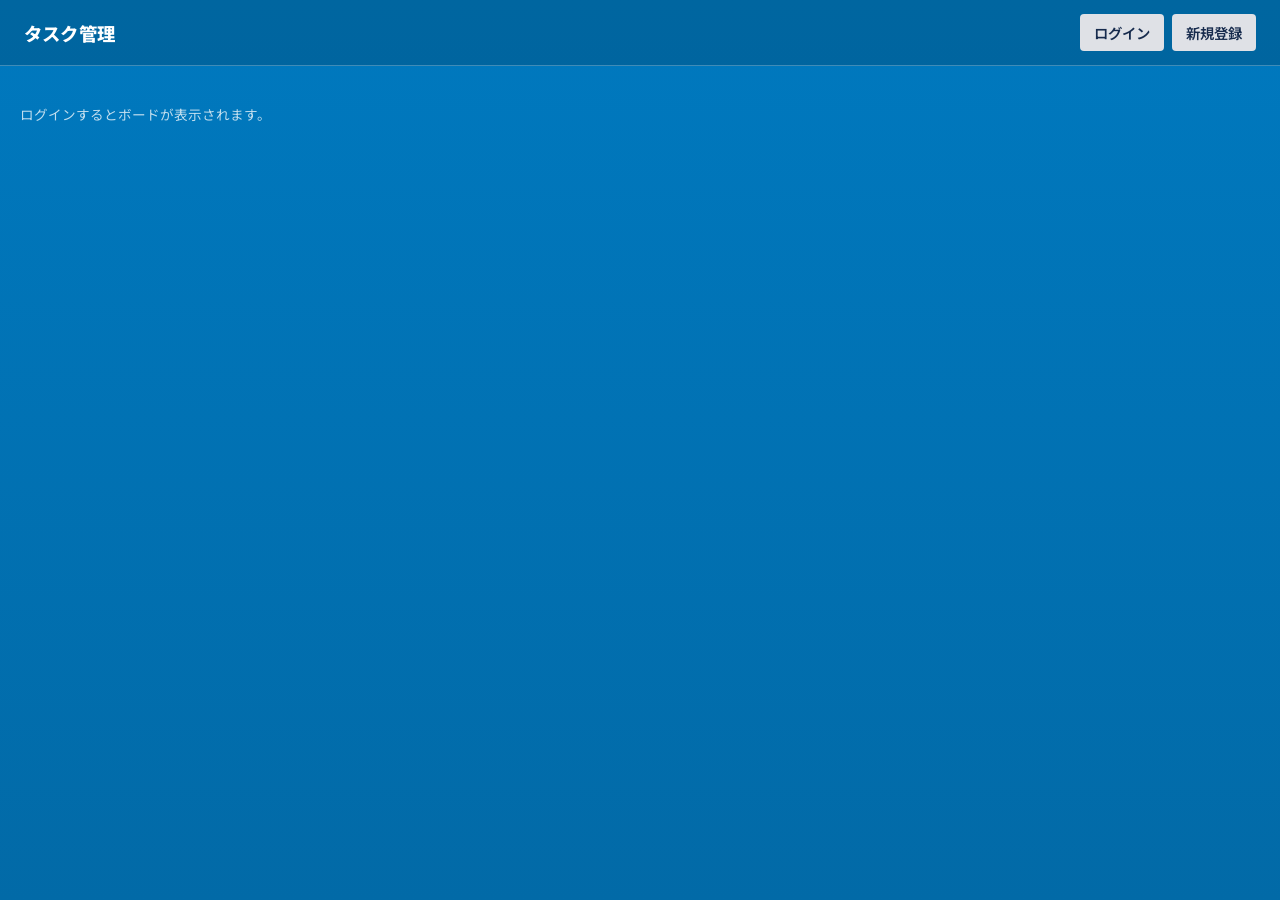
<file: index.html>
<!DOCTYPE html>
<html lang="ja">
<head>
<meta charset="UTF-8">
<meta name="viewport" content="width=device-width, initial-scale=1.0">
<title>タスク管理</title>
<link rel="preconnect" href="https://fonts.googleapis.com">
<link rel="stylesheet" href="https://fonts.googleapis.com/css2?family=Noto+Sans+JP:wght@400;500;700;800&display=swap">
<link rel="stylesheet" href="style.css">
</head>
<body>
  <header class="app-header">
    <div class="header-title">
      <h1>タスク管理</h1>
      <div id="boardSwitcher" class="board-switcher">
        <select id="boardSelect" aria-label="ボードを選択"></select>
        <button type="button" id="addBoardBtn" class="icon-btn" title="ボードを追加" aria-label="ボードを追加">+</button>
        <button type="button" id="renameBoardBtn" class="icon-btn" title="ボード名を変更" aria-label="ボード名を変更">✎</button>
        <button type="button" id="deleteBoardBtn" class="icon-btn" title="ボードを削除" aria-label="ボードを削除">×</button>
      </div>
    </div>
    <div id="authStatus" class="auth-status"></div>
    <div id="headerActions" class="header-actions">
      <input type="search" id="searchInput" class="search-input" placeholder="🔍 検索 ( / )" aria-label="タスクを検索">
      <select id="filterCategory" aria-label="カテゴリで絞り込み">
        <option value="">全カテゴリ</option>
      </select>
      <select id="filterPriority" aria-label="優先度で絞り込み">
        <option value="">全優先度</option>
        <option value="high">高</option>
        <option value="mid">中</option>
        <option value="low">低</option>
      </select>
      <select id="sortSelect" aria-label="並び替え">
        <option value="manual">並び替え: 手動</option>
        <option value="due">並び替え: 期限順</option>
        <option value="priority">並び替え: 優先度順</option>
      </select>
      <button type="button" id="selectionModeBtn" class="btn-secondary" aria-pressed="false" title="タスクを複数選択してまとめて削除します">☑ 選択</button>
      <!-- 使用頻度の低い設定・データ操作はメニューにまとめ、ヘッダーのボタン数を減らす -->
      <details id="moreMenu" class="menu">
        <summary class="btn-secondary">⚙ 設定・データ</summary>
        <div class="menu-panel">
          <button type="button" id="themeToggleBtn" class="btn-secondary"></button>
          <button type="button" id="notifyToggleBtn" class="btn-secondary"></button>
          <button type="button" id="exportBtn" class="btn-secondary">⬇ エクスポート</button>
          <button type="button" id="importBtn" class="btn-secondary">⬆ インポート</button>
          <p class="menu-hint">ショートカット: <kbd>N</kbd> タスク追加 / <kbd>/</kbd> 検索 / <kbd>Esc</kbd> 閉じる</p>
        </div>
      </details>
      <input type="file" id="importFile" accept="application/json,.json" class="hidden">
      <button type="button" id="addTaskBtn" class="btn-primary" title="タスクを追加 (N)">+ タスク追加</button>
    </div>
  </header>

  <div id="apiErrorBanner" class="api-error-banner hidden" role="alert">
    <span id="apiErrorMessage"></span>
    <button type="button" id="apiErrorDismiss" class="icon-btn" aria-label="閉じる">×</button>
  </div>

  <div id="selectionBar" class="selection-bar hidden" role="region" aria-label="タスクの一括操作">
    <span id="selectionCount" class="selection-count" aria-live="polite"></span>
    <div class="selection-actions">
      <button type="button" id="selectAllVisibleBtn" class="btn-secondary">表示中をすべて選択</button>
      <button type="button" id="selectCompletedBtn" class="btn-secondary">完了済みを選択</button>
      <button type="button" id="clearSelectionBtn" class="btn-secondary">選択解除</button>
      <button type="button" id="bulkDeleteBtn" class="btn-danger">選択したタスクを削除</button>
      <button type="button" id="exitSelectionBtn" class="btn-secondary">終了</button>
    </div>
  </div>

  <div id="filterBar" class="filter-bar hidden" role="status">
    <span id="filterSummary"></span>
    <button type="button" id="clearFiltersBtn" class="btn-secondary">条件をクリア</button>
  </div>

  <main class="board" id="board"></main>

  <div id="modalOverlay" class="modal-overlay hidden">
    <div class="modal">
      <h2 id="modalTitle">タスク追加</h2>
      <form id="taskForm">
        <input type="hidden" id="taskId">
        <div id="taskCreatedAt" class="task-created hidden"></div>
        <label>タイトル<span class="required">*</span>
          <input type="text" id="taskTitle" required maxlength="100">
        </label>
        <label class="task-complete-toggle">
          <input type="checkbox" id="taskCompleted">
          このタスクを完了にする
        </label>
        <label>詳細
          <textarea id="taskDesc" rows="3" maxlength="500"></textarea>
        </label>
        <label>ステータス
          <select id="taskStatus"></select>
        </label>
        <div class="form-row">
          <label>期限
            <input type="date" id="taskDue">
          </label>
          <label>優先度
            <select id="taskPriority">
              <option value="high">高</option>
              <option value="mid" selected>中</option>
              <option value="low">低</option>
            </select>
          </label>
        </div>
        <label>カテゴリ/タグ<span class="hint">(カンマ区切り)</span>
          <input type="text" id="taskCategory" placeholder="例: 仕事, 買い物">
        </label>
        <div class="checklist-section">
          <div class="checklist-header">
            <span>チェックリスト</span>
            <span class="checklist-progress" id="checklistProgress"></span>
          </div>
          <ul class="checklist-items" id="checklistItems"></ul>
          <div class="checklist-add">
            <input type="text" id="checklistNewItem" placeholder="項目を追加" maxlength="200">
            <button type="button" id="checklistAddBtn" class="btn-secondary">追加</button>
          </div>
        </div>
        <div class="modal-actions">
          <button type="button" id="deleteTaskBtn" class="btn-danger hidden">削除</button>
          <div class="modal-actions-right">
            <button type="button" id="cancelBtn" class="btn-secondary">キャンセル</button>
            <button type="submit" class="btn-primary">保存</button>
          </div>
        </div>
      </form>
    </div>
  </div>

  <div id="authModalOverlay" class="modal-overlay hidden">
    <div class="modal">
      <h2>ログイン</h2>
      <form id="authForm">
        <label>メールアドレス
          <input type="email" id="authEmail" required maxlength="255" autocomplete="username">
        </label>
        <label>パスワード
          <div class="password-field">
            <input type="password" id="authPassword" required maxlength="72" autocomplete="current-password">
            <button type="button" class="password-toggle" data-target="authPassword" aria-label="パスワードを表示">👁</button>
          </div>
        </label>
        <label>パスワード(確認)
          <div class="password-field">
            <input type="password" id="authPasswordConfirm" maxlength="72" autocomplete="current-password">
            <button type="button" class="password-toggle" data-target="authPasswordConfirm" aria-label="パスワードを表示">👁</button>
          </div>
        </label>
        <div id="authError" class="auth-error hidden"></div>
        <div class="modal-actions">
          <div class="modal-actions-right">
            <button type="button" id="authCancelBtn" class="btn-secondary">キャンセル</button>
            <button type="submit" class="btn-primary">ログイン</button>
          </div>
        </div>
      </form>
    </div>
  </div>

  <div id="registerModalOverlay" class="modal-overlay hidden">
    <div class="modal">
      <h2>新規登録</h2>
      <form id="registerForm">
        <label>メールアドレス
          <input type="email" id="registerEmail" required maxlength="255" autocomplete="username">
        </label>
        <label>パスワード<span class="hint">(8文字以上)</span>
          <div class="password-field">
            <input type="password" id="registerPassword" required minlength="8" maxlength="72" autocomplete="new-password">
            <button type="button" class="password-toggle" data-target="registerPassword" aria-label="パスワードを表示">👁</button>
          </div>
        </label>
        <label>パスワード(確認)
          <div class="password-field">
            <input type="password" id="registerPasswordConfirm" maxlength="72" autocomplete="new-password">
            <button type="button" class="password-toggle" data-target="registerPasswordConfirm" aria-label="パスワードを表示">👁</button>
          </div>
        </label>
        <div id="registerError" class="auth-error hidden"></div>
        <div class="modal-actions">
          <div class="modal-actions-right">
            <button type="button" id="registerCancelBtn" class="btn-secondary">キャンセル</button>
            <button type="submit" class="btn-primary">登録</button>
          </div>
        </div>
      </form>
    </div>
  </div>

  <div id="accountModalOverlay" class="modal-overlay hidden">
    <div class="modal">
      <h2>アカウント設定</h2>
      <form id="accountForm">
        <label>メールアドレス
          <input type="email" id="accountEmail" required maxlength="255" autocomplete="username">
        </label>
        <label>新しいパスワード<span class="hint">(変更する場合のみ)</span>
          <div class="password-field">
            <input type="password" id="accountNewPassword" maxlength="72" autocomplete="new-password">
            <button type="button" class="password-toggle" data-target="accountNewPassword" aria-label="パスワードを表示">👁</button>
          </div>
        </label>
        <label>現在のパスワード<span class="required">*</span>
          <div class="password-field">
            <input type="password" id="accountCurrentPassword" required maxlength="72" autocomplete="current-password">
            <button type="button" class="password-toggle" data-target="accountCurrentPassword" aria-label="パスワードを表示">👁</button>
          </div>
        </label>
        <div id="accountError" class="auth-error hidden"></div>
        <div class="modal-actions">
          <div class="modal-actions-right">
            <button type="button" id="accountCancelBtn" class="btn-secondary">キャンセル</button>
            <button type="submit" class="btn-primary">保存</button>
          </div>
        </div>
      </form>
    </div>
  </div>

  <script src="app.js"></script>
</body>
</html>
</file>
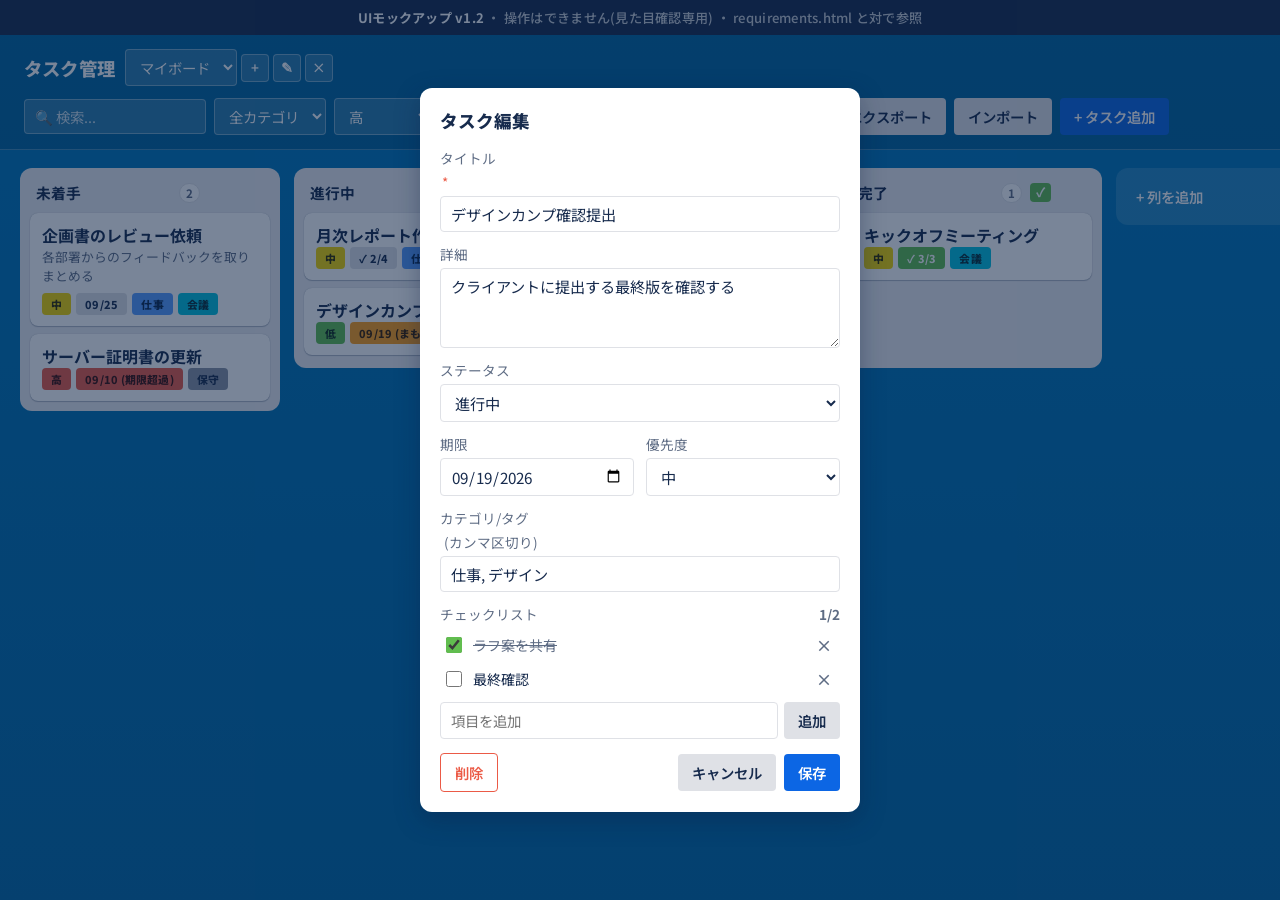
<file: mockup.html>
<!DOCTYPE html>
<html lang="ja">
<head>
<meta charset="UTF-8">
<meta name="viewport" content="width=device-width, initial-scale=1.0">
<title>タスク管理 UIモックアップ</title>
<link rel="preconnect" href="https://fonts.googleapis.com">
<link rel="stylesheet" href="https://fonts.googleapis.com/css2?family=Noto+Sans+JP:wght@400;500;700;800&display=swap">
<link rel="stylesheet" href="style.css">
<style>
  .mockup-banner {
    background: #172b4d;
    color: #fff;
    font-size: 0.82rem;
    font-weight: 700;
    text-align: center;
    padding: 8px 16px;
    letter-spacing: 0.02em;
  }
  .mockup-banner span { opacity: 0.75; font-weight: 500; }
</style>
</head>
<body>
  <div class="mockup-banner">UIモックアップ v1.2 <span>・ 操作はできません(見た目確認専用) ・ requirements.html と対で参照</span></div>

  <header class="app-header">
    <div class="header-title">
      <h1>タスク管理</h1>
      <div class="board-switcher">
        <select aria-label="ボードを選択">
          <option selected>マイボード</option>
          <option>仕事ボード</option>
        </select>
        <button type="button" class="icon-btn" title="ボードを追加" aria-label="ボードを追加">+</button>
        <button type="button" class="icon-btn" title="ボード名を変更" aria-label="ボード名を変更">✎</button>
        <button type="button" class="icon-btn" title="ボードを削除" aria-label="ボードを削除">×</button>
      </div>
    </div>
    <div class="header-actions">
      <input type="search" class="search-input" placeholder="🔍 検索..." aria-label="タスクを検索">
      <select>
        <option selected>全カテゴリ</option>
        <option>仕事</option>
        <option>会議</option>
        <option>資料</option>
        <option>デザイン</option>
        <option>保守</option>
      </select>
      <select>
        <option>全優先度</option>
        <option selected>高</option>
        <option>中</option>
        <option>低</option>
      </select>
      <select aria-label="並び替え">
        <option>並び替え: 手動</option>
        <option selected>並び替え: 期限順</option>
        <option>並び替え: 優先度順</option>
      </select>
      <button type="button" class="btn-secondary">🖥️ 自動</button>
      <button type="button" class="btn-secondary">🔕 期限通知OFF</button>
      <button class="btn-secondary">エクスポート</button>
      <button class="btn-secondary">インポート</button>
      <button class="btn-primary">+ タスク追加</button>
    </div>
  </header>

  <main class="board">

    <section class="column">
      <h2><span class="column-name">未着手</span><span class="count">2</span><button type="button" class="column-done-toggle" aria-pressed="false" title="この列を完了扱いにする(期限超過の表示を消す)">✓</button><button type="button" class="column-delete" aria-label="列を削除">×</button></h2>
      <div class="card-list">
        <div class="task-card">
          <div class="task-card-title">企画書のレビュー依頼</div>
          <div class="task-card-desc">各部署からのフィードバックを取りまとめる</div>
          <div class="task-meta">
            <span class="badge mid">中</span>
            <span class="badge due">09/25</span>
            <span class="tag azure">仕事</span>
            <span class="tag sky">会議</span>
          </div>
        </div>
        <div class="task-card">
          <div class="task-card-title">サーバー証明書の更新</div>
          <div class="task-meta">
            <span class="badge high">高</span>
            <span class="badge due overdue">09/10 (期限超過)</span>
            <span class="tag slate">保守</span>
          </div>
        </div>
      </div>
    </section>

    <section class="column">
      <h2><span class="column-name">進行中</span><span class="count">2</span><button type="button" class="column-done-toggle" aria-pressed="false" title="この列を完了扱いにする(期限超過の表示を消す)">✓</button><button type="button" class="column-delete" aria-label="列を削除">×</button></h2>
      <div class="card-list">
        <div class="task-card">
          <div class="task-card-title">月次レポート作成</div>
          <div class="task-meta">
            <span class="badge mid">中</span>
            <span class="badge checklist">✓ 2/4</span>
            <span class="tag azure">仕事</span>
            <span class="tag purple">資料</span>
          </div>
        </div>
        <div class="task-card">
          <div class="task-card-title">デザインカンプ確認</div>
          <div class="task-meta">
            <span class="badge low">低</span>
            <span class="badge due due-soon">09/19 (まもなく)</span>
            <span class="tag pink">デザイン</span>
          </div>
        </div>
      </div>
    </section>

    <section class="column">
      <h2><span class="column-name">レビュー中</span><span class="count">0</span><button type="button" class="column-done-toggle" aria-pressed="false" title="この列を完了扱いにする(期限超過の表示を消す)">✓</button><button type="button" class="column-delete" aria-label="列を削除">×</button></h2>
      <div class="card-list">
        <div class="empty-hint">タスクはありません</div>
      </div>
    </section>

    <section class="column">
      <h2><span class="column-name">完了</span><span class="count">1</span><button type="button" class="column-done-toggle active" aria-pressed="true" title="この列は完了扱いです(クリックで解除)">✓</button><button type="button" class="column-delete" aria-label="列を削除">×</button></h2>
      <div class="card-list">
        <div class="task-card">
          <div class="task-card-title">キックオフミーティング</div>
          <div class="task-meta">
            <span class="badge mid">中</span>
            <span class="badge checklist complete">✓ 3/3</span>
            <span class="tag sky">会議</span>
          </div>
        </div>
      </div>
    </section>

    <section class="column add-column">
      <button type="button" class="add-column-btn">+ 列を追加</button>
    </section>

  </main>

  <div class="modal-overlay">
    <div class="modal">
      <h2>タスク編集</h2>
      <form id="taskForm">
        <label>タイトル<span class="required">*</span>
          <input type="text" value="デザインカンプ確認提出" maxlength="100">
        </label>
        <label>詳細
          <textarea rows="3" maxlength="500">クライアントに提出する最終版を確認する</textarea>
        </label>
        <label>ステータス
          <select>
            <option>未着手</option>
            <option selected>進行中</option>
            <option>完了</option>
          </select>
        </label>
        <div class="form-row">
          <label>期限
            <input type="date" value="2026-09-19">
          </label>
          <label>優先度
            <select>
              <option>高</option>
              <option selected>中</option>
              <option>低</option>
            </select>
          </label>
        </div>
        <label>カテゴリ/タグ<span class="hint">(カンマ区切り)</span>
          <input type="text" value="仕事, デザイン">
        </label>
        <div class="checklist-section">
          <div class="checklist-header">
            <span>チェックリスト</span>
            <span class="checklist-progress">1/2</span>
          </div>
          <ul class="checklist-items">
            <li class="checklist-item done">
              <input type="checkbox" class="checklist-check" checked>
              <span class="checklist-text">ラフ案を共有</span>
              <button type="button" class="checklist-remove" aria-label="削除">×</button>
            </li>
            <li class="checklist-item">
              <input type="checkbox" class="checklist-check">
              <span class="checklist-text">最終確認</span>
              <button type="button" class="checklist-remove" aria-label="削除">×</button>
            </li>
          </ul>
          <div class="checklist-add">
            <input type="text" placeholder="項目を追加" maxlength="200">
            <button type="button" class="btn-secondary">追加</button>
          </div>
        </div>
        <div class="modal-actions">
          <button type="button" class="btn-danger">削除</button>
          <div class="modal-actions-right">
            <button type="button" class="btn-secondary">キャンセル</button>
            <button type="submit" class="btn-primary">保存</button>
          </div>
        </div>
      </form>
    </div>
  </div>
</body>
</html>
</file>
<file: style.css>
:root {
  --board-top: #0079bf;
  --board-bottom: #026aa7;
  --topbar-bg: rgba(0, 0, 0, 0.16);
  --topbar-border: rgba(255, 255, 255, 0.25);
  --list-bg: #ebecf0;
  --list-header: #172b4d;
  --surface: #ffffff;
  --card-shadow: 0 1px 1px rgba(9, 30, 66, .25), 0 0 1px rgba(9, 30, 66, .31);
  --card-shadow-hover: 0 4px 8px -2px rgba(9, 30, 66, .35), 0 0 1px rgba(9, 30, 66, .31);
  --border: #dfe1e6;
  --text: #172b4d;
  --text-muted: #5e6c84;
  --text-oncolor: #ffffff;
  --accent: #0c66e4;
  --accent-hover: #0055cc;
  --danger: #eb5a46;
  --danger-hover: #cf4b3a;
  --check-ring: #cbd2da;
  --check-bg: #61bd4f;
  --hover-overlay: rgba(9, 30, 66, 0.06);
  --add-column-bg: rgba(255, 255, 255, 0.14);
  --secondary-hover: #d0d4db;

  --lbl-sky: #00c2e0;      --lbl-sky-tx: #08303c;
  --lbl-lime: #51e898;     --lbl-lime-tx: #0b3b25;
  --lbl-green: #61bd4f;    --lbl-green-tx: #14311e;
  --lbl-red: #eb5a46;      --lbl-red-tx: #3c0f0a;
  --lbl-azure: #579dff;    --lbl-azure-tx: #0b2a52;
  --lbl-purple: #c377e0;   --lbl-purple-tx: #331245;
  --lbl-yellow: #f2d600;   --lbl-yellow-tx: #332f00;
  --lbl-orange: #ff9f1a;   --lbl-orange-tx: #3d2100;
  --lbl-pink: #ff78cb;     --lbl-pink-tx: #3c0f2c;
  --lbl-slate: #8993a4;    --lbl-slate-tx: #172b4d;
}

@media (prefers-color-scheme: dark) {
  :root:not([data-theme="light"]) {
    --board-top: #0c2e4e;
    --board-bottom: #082238;
    --topbar-bg: rgba(0, 0, 0, 0.28);
    --topbar-border: rgba(255, 255, 255, 0.12);
    --list-bg: #22272b;
    --list-header: #b6c2cf;
    --surface: #2c333a;
    --card-shadow: 0 1px 1px rgba(0, 0, 0, .4), 0 0 1px rgba(0, 0, 0, .5);
    --card-shadow-hover: 0 4px 10px -2px rgba(0, 0, 0, .55), 0 0 1px rgba(0, 0, 0, .6);
    --border: #3a3f45;
    --text: #d5dce3;
    --text-muted: #9fadbc;
    --text-oncolor: #f4f5f7;
    --check-ring: #4a5158;
    --hover-overlay: rgba(255, 255, 255, 0.08);
    --add-column-bg: rgba(255, 255, 255, 0.06);
    --secondary-hover: #454c54;

    --lbl-sky-tx: #05161c;
    --lbl-lime-tx: #06210f;
    --lbl-green-tx: #0d2013;
    --lbl-red-tx: #260906;
    --lbl-azure-tx: #06152a;
    --lbl-purple-tx: #1d0a27;
    --lbl-yellow-tx: #1c1900;
    --lbl-orange-tx: #241300;
    --lbl-pink-tx: #240a1a;
    --lbl-slate-tx: #12181f;
  }
}

/* テーマ切り替えボタンでダークを明示選択した場合、OS設定に関わらずこちらを優先 */
:root[data-theme="dark"] {
  --board-top: #0c2e4e;
  --board-bottom: #082238;
  --topbar-bg: rgba(0, 0, 0, 0.28);
  --topbar-border: rgba(255, 255, 255, 0.12);
  --list-bg: #22272b;
  --list-header: #b6c2cf;
  --surface: #2c333a;
  --card-shadow: 0 1px 1px rgba(0, 0, 0, .4), 0 0 1px rgba(0, 0, 0, .5);
  --card-shadow-hover: 0 4px 10px -2px rgba(0, 0, 0, .55), 0 0 1px rgba(0, 0, 0, .6);
  --border: #3a3f45;
  --text: #d5dce3;
  --text-muted: #9fadbc;
  --text-oncolor: #f4f5f7;
  --check-ring: #4a5158;
  --hover-overlay: rgba(255, 255, 255, 0.08);
  --add-column-bg: rgba(255, 255, 255, 0.06);
  --secondary-hover: #454c54;

  --lbl-sky-tx: #05161c;
  --lbl-lime-tx: #06210f;
  --lbl-green-tx: #0d2013;
  --lbl-red-tx: #260906;
  --lbl-azure-tx: #06152a;
  --lbl-purple-tx: #1d0a27;
  --lbl-yellow-tx: #1c1900;
  --lbl-orange-tx: #241300;
  --lbl-pink-tx: #240a1a;
  --lbl-slate-tx: #12181f;
}

* { box-sizing: border-box; }

body {
  margin: 0;
  font-family: "Noto Sans JP", -apple-system, BlinkMacSystemFont, "Segoe UI", "Hiragino Kaku Gothic ProN", Meiryo, sans-serif;
  background: linear-gradient(180deg, var(--board-top) 0%, var(--board-bottom) 100%);
  background-attachment: fixed;
  color: var(--text);
  min-height: 100vh;
}

.app-header {
  display: flex;
  justify-content: space-between;
  align-items: center;
  flex-wrap: wrap;
  gap: 12px;
  padding: 14px 24px;
  background: var(--topbar-bg);
  border-bottom: 1px solid var(--topbar-border);
}

.app-header h1 {
  font-size: 1.15rem;
  font-weight: 800;
  letter-spacing: 0.01em;
  margin: 0;
  color: var(--text-oncolor);
}

.header-title {
  display: flex;
  align-items: center;
  gap: 10px;
  flex-wrap: wrap;
}

.board-switcher {
  display: flex;
  align-items: center;
  gap: 4px;
}

.board-switcher select {
  background: rgba(255, 255, 255, 0.16);
  border-color: rgba(255, 255, 255, 0.35);
  color: var(--text-oncolor);
  max-width: 160px;
}
.board-switcher select option { color: #172b4d; }

.icon-btn {
  background: rgba(255, 255, 255, 0.16);
  border: 1px solid rgba(255, 255, 255, 0.35);
  color: var(--text-oncolor);
  width: 28px;
  height: 28px;
  padding: 0;
  border-radius: 4px;
  font-size: 0.85rem;
  line-height: 1;
}
.icon-btn:hover { background: rgba(255, 255, 255, 0.28); }
.icon-btn:disabled { opacity: 0.4; cursor: not-allowed; }

.header-actions {
  display: flex;
  gap: 8px;
  flex-wrap: wrap;
  align-items: center;
}

.auth-status {
  display: flex;
  gap: 8px;
  align-items: center;
  min-width: 0;
  max-width: 100%;
}

/* 狭い画面では長いメールアドレスに押されてボタンが1文字ずつ改行されていたため、ボタンは縮めずメールアドレスを省略表示する */
.auth-status button {
  flex: none;
  white-space: nowrap;
}

.auth-email {
  color: var(--text-oncolor);
  font-size: 0.85rem;
  opacity: 0.85;
  min-width: 0;
  overflow: hidden;
  text-overflow: ellipsis;
  white-space: nowrap;
}

.search-input {
  background: rgba(255, 255, 255, 0.16);
  border-color: rgba(255, 255, 255, 0.35);
  color: var(--text-oncolor);
  min-width: 120px;
  flex: 1 1 140px;
}
.search-input::placeholder { color: rgba(255, 255, 255, 0.75); }

.btn-secondary.active {
  background: var(--accent);
  color: white;
}

select, input, textarea {
  font-family: inherit;
  font-size: 0.9rem;
  padding: 6px 10px;
  border: 1px solid var(--border);
  border-radius: 4px;
  background: var(--surface);
  color: var(--text);
}

.header-actions select {
  background: rgba(255, 255, 255, 0.16);
  border-color: rgba(255, 255, 255, 0.35);
  color: var(--text-oncolor);
}
.header-actions select option { color: #172b4d; }

button {
  font-family: inherit;
  font-size: 0.9rem;
  font-weight: 600;
  cursor: pointer;
  border: none;
  border-radius: 4px;
  padding: 8px 14px;
}

.btn-primary {
  background: var(--accent);
  color: white;
}
.btn-primary:hover { background: var(--accent-hover); }

.btn-secondary {
  background: var(--border);
  color: var(--text);
}
.btn-secondary:hover:not(:disabled):not(.active) { background: var(--secondary-hover); }

/* キーボード操作時に今どこにいるかが見えるようにする(マウスクリックでは出さない) */
button:focus-visible,
summary:focus-visible,
select:focus-visible,
input:focus-visible,
textarea:focus-visible,
.task-card:focus-visible {
  outline: 2px solid var(--accent);
  outline-offset: 2px;
}
.app-header :focus-visible,
.column.add-column :focus-visible { outline-color: #ffffff; }

kbd {
  font-family: inherit;
  font-size: 0.75rem;
  padding: 1px 5px;
  border: 1px solid var(--border);
  border-bottom-width: 2px;
  border-radius: 4px;
  background: var(--list-bg);
}

.menu { position: relative; }
.menu > summary {
  list-style: none;
  font-size: 0.9rem;
  font-weight: 600;
  padding: 8px 14px;
  border-radius: 4px;
  cursor: pointer;
  user-select: none;
  white-space: nowrap;
}
.menu > summary::-webkit-details-marker { display: none; }
/* .btn-secondary のホバー色に負けて、開いたまま乗せると白文字が薄いグレーに乗って読めなかった */
.menu[open] > summary.btn-secondary,
.menu[open] > summary.btn-secondary:hover { background: var(--accent); color: white; }

.menu-panel {
  position: absolute;
  right: 0;
  top: calc(100% + 6px);
  z-index: 5;
  display: flex;
  flex-direction: column;
  gap: 4px;
  min-width: 220px;
  padding: 8px;
  background: var(--surface);
  border: 1px solid var(--border);
  border-radius: 8px;
  box-shadow: 0 8px 24px rgba(9, 30, 66, 0.3);
}
.menu-panel button { width: 100%; text-align: left; }
.menu-hint {
  margin: 4px 2px 0;
  font-size: 0.75rem;
  line-height: 1.8;
  color: var(--text-muted);
}

/* 狭い画面ではボタンの位置によってパネルが画面外にはみ出すため、パネルを行の中に展開する */
@media (max-width: 720px) {
  .menu[open] { flex-basis: 100%; }
  .menu-panel { position: static; margin-top: 6px; }
}

.filter-bar {
  display: flex;
  align-items: center;
  justify-content: space-between;
  flex-wrap: wrap;
  gap: 8px 12px;
  padding: 6px 24px;
  background: var(--surface);
  color: var(--text);
  border-bottom: 1px solid var(--border);
  font-size: 0.85rem;
  font-weight: 600;
}
.filter-bar button { padding: 5px 12px; font-size: 0.82rem; }
@media (max-width: 720px) {
  .filter-bar { padding: 6px 12px; }
}

.btn-danger {
  background: transparent;
  color: var(--danger);
  border: 1px solid var(--danger);
}
.btn-danger:hover { background: var(--danger); color: white; }

.board {
  display: flex;
  align-items: flex-start;
  gap: 14px;
  padding: 18px 20px 32px;
  overflow-x: auto;
}

@media (max-width: 720px) {
  .board { flex-direction: column; overflow-x: visible; }
  .column { width: 100%; }
}

.column {
  background: var(--list-bg);
  border-radius: 12px;
  padding: 10px;
  min-height: 200px;
  flex: 0 0 260px;
  width: 260px;
  display: flex;
  flex-direction: column;
}

.column.drag-over {
  outline: 2px dashed var(--accent);
  outline-offset: -4px;
}

.column h2 {
  font-size: 0.92rem;
  font-weight: 700;
  margin: 4px 6px 10px;
  display: flex;
  align-items: center;
  gap: 8px;
  color: var(--list-header);
}

.column-name {
  flex: 1;
  min-width: 0;
  cursor: text;
  padding: 2px 4px;
  margin: -2px -4px;
  border-radius: 4px;
  overflow-wrap: break-word;
}
/* OSのテーマではなくテーマ切り替えボタンの選択に追従させるため、色はテーマ変数から取る */
.column-name:hover { background: var(--hover-overlay); }

.column-name-input {
  flex: 1;
  min-width: 0;
  font: inherit;
  font-weight: 700;
  color: var(--list-header);
  padding: 2px 4px;
}

.column-delete {
  background: transparent;
  border: none;
  color: var(--text-muted);
  font-size: 0.95rem;
  line-height: 1;
  padding: 2px 6px;
  border-radius: 4px;
  cursor: pointer;
  opacity: 0;
  transition: opacity 120ms ease;
}
.column:hover .column-delete,
.column:focus-within .column-delete { opacity: 1; }
.column-delete:hover { background: var(--border); color: var(--danger); }

.column-done-toggle {
  background: transparent;
  border: none;
  color: var(--text-muted);
  font-size: 0.8rem;
  font-weight: 800;
  line-height: 1;
  padding: 3px 6px;
  border-radius: 4px;
  cursor: pointer;
  opacity: 0;
  transition: opacity 120ms ease, background 120ms ease, color 120ms ease;
}
.column:hover .column-done-toggle,
.column:focus-within .column-done-toggle { opacity: 1; }
.column-done-toggle:hover { background: var(--border); color: var(--check-bg); }
.column-done-toggle.active {
  opacity: 1;
  background: var(--check-bg);
  color: white;
}
.column-done-toggle.active:hover { background: var(--check-bg); color: white; }

.column-move {
  background: transparent;
  border: none;
  color: var(--text-muted);
  font-size: 0.72rem;
  line-height: 1;
  padding: 3px 5px;
  border-radius: 4px;
  cursor: pointer;
  opacity: 0;
  transition: opacity 120ms ease, background 120ms ease, color 120ms ease;
}
.column:hover .column-move,
.column:focus-within .column-move { opacity: 1; }
.column-move:hover:not(:disabled) { background: var(--border); color: var(--accent); }
/* 無効時の薄さは列にホバーしているときだけ。常に指定すると非表示(opacity: 0)を上書きして、端の列の◀▶が常に見えてしまう */
.column-move:disabled { cursor: not-allowed; }
.column:hover .column-move:disabled,
.column:focus-within .column-move:disabled { opacity: 0.35; }

/* ホバーが効かないタッチ端末では、常時ボタンを表示して操作できるようにする */
@media (hover: none) {
  .column-delete,
  .column-done-toggle,
  .column-move { opacity: 1; }
  .column-move:disabled { opacity: 0.35; }
}

.add-column-done {
  display: flex;
  align-items: center;
  gap: 6px;
  color: var(--text-oncolor);
  font-size: 0.82rem;
  cursor: pointer;
}
.add-column-done input { margin: 0; }

.column.add-column {
  background: var(--add-column-bg);
  min-height: unset;
}

.add-column-btn {
  background: transparent;
  color: var(--text-oncolor);
  text-align: left;
  width: 100%;
  padding: 8px 10px;
  border-radius: 6px;
}
.add-column-btn:hover { background: rgba(255, 255, 255, 0.16); }

.add-column-form {
  display: flex;
  flex-direction: column;
  gap: 6px;
}
.add-column-form input { width: 100%; }

.add-column-actions {
  display: flex;
  gap: 6px;
}

.count {
  background: var(--surface);
  border: 1px solid var(--border);
  color: var(--text-muted);
  border-radius: 999px;
  min-width: 20px;
  height: 20px;
  display: inline-flex;
  align-items: center;
  justify-content: center;
  padding: 0 6px;
  font-size: 0.72rem;
  font-weight: 700;
  font-variant-numeric: tabular-nums;
}

.card-list {
  display: flex;
  flex-direction: column;
  gap: 8px;
  min-height: 60px;
  flex: 1;
}

.task-card {
  background: var(--surface);
  border-radius: 8px;
  padding: 10px 12px 11px;
  cursor: grab;
  box-shadow: var(--card-shadow);
}

@media (hover: hover) {
  .task-card { transition: box-shadow 120ms ease, transform 120ms ease; }
  .task-card:hover { box-shadow: var(--card-shadow-hover); transform: translateY(-1px); }
}
@media (prefers-reduced-motion: reduce) {
  .task-card { transition: none; }
  .task-card:hover { transform: none; }
}

.task-card:active { cursor: grabbing; }
.task-card.dragging { opacity: 0.4; }

.task-card-head {
  display: flex;
  align-items: flex-start;
  gap: 8px;
  margin-bottom: 6px;
}

.task-complete-check {
  flex: none;
  margin: 3px 0 0;
  cursor: pointer;
}

.task-card-title {
  font-weight: 700;
  word-break: break-word;
  color: var(--text);
}

.task-card.completed .task-card-title {
  text-decoration: line-through;
  color: var(--text-muted);
}

.task-card.completed { opacity: 0.7; }

#taskForm label.task-complete-toggle {
  flex-direction: row;
  align-items: center;
  gap: 6px;
}
.task-complete-toggle input { margin: 0; }

.task-card-desc {
  font-size: 0.8rem;
  color: var(--text-muted);
  margin-bottom: 8px;
  white-space: pre-wrap;
  word-break: break-word;
}

.task-meta {
  display: flex;
  flex-wrap: wrap;
  gap: 5px;
  align-items: center;
}

.badge {
  font-size: 0.68rem;
  font-weight: 800;
  letter-spacing: 0.02em;
  padding: 3px 9px;
  border-radius: 4px;
  color: white;
  white-space: nowrap;
}

.badge.high { background: var(--lbl-red); color: var(--lbl-red-tx); }
.badge.mid { background: var(--lbl-yellow); color: var(--lbl-yellow-tx); }
.badge.low { background: var(--lbl-green); color: var(--lbl-green-tx); }

.badge.due {
  background: var(--border);
  color: var(--text);
}

.badge.due.overdue {
  background: var(--lbl-red);
  color: var(--lbl-red-tx);
}

.badge.due.due-soon {
  background: var(--lbl-orange);
  color: var(--lbl-orange-tx);
}

.badge.checklist {
  background: var(--border);
  color: var(--text);
}

.badge.checklist.complete {
  background: var(--check-bg);
  color: white;
}

.tag {
  font-size: 0.68rem;
  font-weight: 800;
  letter-spacing: 0.02em;
  padding: 3px 9px;
  border-radius: 4px;
}

.tag.sky    { background: var(--lbl-sky);    color: var(--lbl-sky-tx); }
.tag.lime   { background: var(--lbl-lime);   color: var(--lbl-lime-tx); }
.tag.green  { background: var(--lbl-green);  color: var(--lbl-green-tx); }
.tag.red    { background: var(--lbl-red);    color: var(--lbl-red-tx); }
.tag.azure  { background: var(--lbl-azure);  color: var(--lbl-azure-tx); }
.tag.purple { background: var(--lbl-purple); color: var(--lbl-purple-tx); }
.tag.yellow { background: var(--lbl-yellow); color: var(--lbl-yellow-tx); }
.tag.orange { background: var(--lbl-orange); color: var(--lbl-orange-tx); }
.tag.pink   { background: var(--lbl-pink);   color: var(--lbl-pink-tx); }
.tag.slate  { background: var(--lbl-slate);  color: var(--lbl-slate-tx); }

.empty-hint {
  color: var(--text-oncolor);
  opacity: 0.75;
  font-size: 0.85rem;
  text-align: center;
  padding: 20px 0;
}

/* 列の中は明るい背景なので、白文字ではほぼ読めなかった */
.column .empty-hint {
  color: var(--text-muted);
  opacity: 1;
  border: 1px dashed var(--check-ring);
  border-radius: 8px;
  padding: 16px 8px;
}

.modal-overlay {
  position: fixed;
  inset: 0;
  background: rgba(9, 30, 66, 0.54);
  display: flex;
  align-items: center;
  justify-content: center;
  padding: 16px;
  z-index: 10;
}

.modal-overlay.hidden { display: none; }

.modal {
  background: var(--surface);
  border-radius: 12px;
  padding: 20px;
  width: 100%;
  max-width: 440px;
  max-height: 90vh;
  overflow-y: auto;
  box-shadow: 0 8px 24px rgba(9, 30, 66, 0.35);
}

.modal h2 {
  margin-top: 0;
  font-size: 1.1rem;
  font-weight: 800;
  color: var(--text);
}

#taskForm label {
  display: flex;
  flex-direction: column;
  gap: 4px;
  font-size: 0.85rem;
  color: var(--text-muted);
  margin-bottom: 12px;
}

#taskForm label > input,
#taskForm label > textarea,
#taskForm label > select {
  color: var(--text);
  font-size: 0.95rem;
}

#taskForm label > input:focus,
#taskForm label > textarea:focus,
#taskForm label > select:focus {
  outline: 2px solid var(--accent);
  outline-offset: 1px;
}

#authForm label,
#accountForm label,
#registerForm label {
  display: flex;
  flex-direction: column;
  gap: 4px;
  font-size: 0.85rem;
  color: var(--text-muted);
  margin-bottom: 12px;
}

#authForm label input,
#accountForm label input,
#registerForm label input {
  color: var(--text);
  font-size: 0.95rem;
}

#authForm label input:focus,
#accountForm label input:focus,
#registerForm label input:focus {
  outline: 2px solid var(--accent);
  outline-offset: 1px;
}

.password-field {
  display: flex;
  align-items: center;
  gap: 6px;
}

.password-field input {
  flex: 1;
  min-width: 0;
}

.password-toggle {
  flex: none;
  background: transparent;
  border: 1px solid var(--border);
  border-radius: 4px;
  padding: 5px 9px;
  font-size: 0.9rem;
  line-height: 1;
  cursor: pointer;
}
.password-toggle:hover { background: var(--border); }

.auth-error {
  color: var(--danger);
  font-size: 0.85rem;
  margin-bottom: 12px;
}

.auth-error.hidden { display: none; }

.required { color: var(--danger); margin-left: 2px; }
.hint { font-weight: normal; margin-left: 4px; }

.form-row {
  display: grid;
  grid-template-columns: 1fr 1fr;
  gap: 12px;
}

.checklist-section {
  margin-bottom: 14px;
}

.checklist-header {
  display: flex;
  justify-content: space-between;
  align-items: center;
  font-size: 0.85rem;
  color: var(--text-muted);
  margin-bottom: 6px;
}

.checklist-progress {
  font-weight: 700;
  font-variant-numeric: tabular-nums;
}

.checklist-items {
  list-style: none;
  margin: 0 0 8px;
  padding: 0;
  display: flex;
  flex-direction: column;
  gap: 4px;
}

.checklist-item {
  display: flex;
  align-items: center;
  gap: 8px;
  padding: 4px 2px;
}

.checklist-item .checklist-check {
  width: 16px;
  height: 16px;
  accent-color: var(--check-bg);
  padding: 0;
  flex-shrink: 0;
}

.checklist-item .checklist-text {
  flex: 1;
  font-size: 0.88rem;
  color: var(--text);
  word-break: break-word;
}

.checklist-item.done .checklist-text {
  color: var(--text-muted);
  text-decoration: line-through;
}

.checklist-item .checklist-remove {
  background: transparent;
  border: none;
  color: var(--text-muted);
  font-size: 1rem;
  line-height: 1;
  padding: 2px 6px;
  cursor: pointer;
  border-radius: 4px;
}

.checklist-item .checklist-remove:hover {
  background: var(--border);
  color: var(--danger);
}

.checklist-add {
  display: flex;
  gap: 6px;
}

.checklist-add input {
  flex: 1;
}

.modal-actions {
  display: flex;
  justify-content: space-between;
  align-items: center;
  margin-top: 8px;
}

.modal-actions-right {
  display: flex;
  gap: 8px;
}

.hidden { display: none !important; }

.api-error-banner {
  display: flex;
  align-items: center;
  justify-content: space-between;
  gap: 12px;
  padding: 10px 24px;
  background: var(--danger);
  color: var(--text-oncolor);
  font-size: 0.85rem;
}

.api-error-banner .icon-btn {
  background: rgba(255, 255, 255, 0.2);
  border-color: rgba(255, 255, 255, 0.4);
  flex-shrink: 0;
}

.selection-bar {
  display: flex;
  align-items: center;
  justify-content: space-between;
  flex-wrap: wrap;
  gap: 8px 12px;
  padding: 8px 24px;
  background: var(--surface);
  color: var(--text);
  border-bottom: 1px solid var(--border);
  font-size: 0.85rem;
}

.selection-count { font-weight: 700; }

.selection-actions {
  display: flex;
  flex-wrap: wrap;
  gap: 6px;
}
.selection-actions button { padding: 6px 12px; font-size: 0.82rem; }
.selection-actions button:disabled { opacity: 0.5; cursor: not-allowed; }
.selection-actions .btn-danger:disabled:hover { background: transparent; color: var(--danger); }

#selectionModeBtn.active { background: var(--accent); color: white; }

.task-card.selectable { cursor: pointer; }
.task-card.selectable:active { cursor: pointer; }
.task-card.selected {
  outline: 2px solid var(--accent);
  outline-offset: -2px;
  opacity: 1;
}

@media (max-width: 720px) {
  .selection-bar { padding: 8px 12px; }
}

.column.column-drag-over { outline: 2px dashed var(--accent); outline-offset: -2px; }
.column.column-dragging { opacity: 0.4; }

.task-created {
  font-size: 0.8rem;
  color: var(--text-muted);
  margin: -6px 0 12px;
}
</file>
